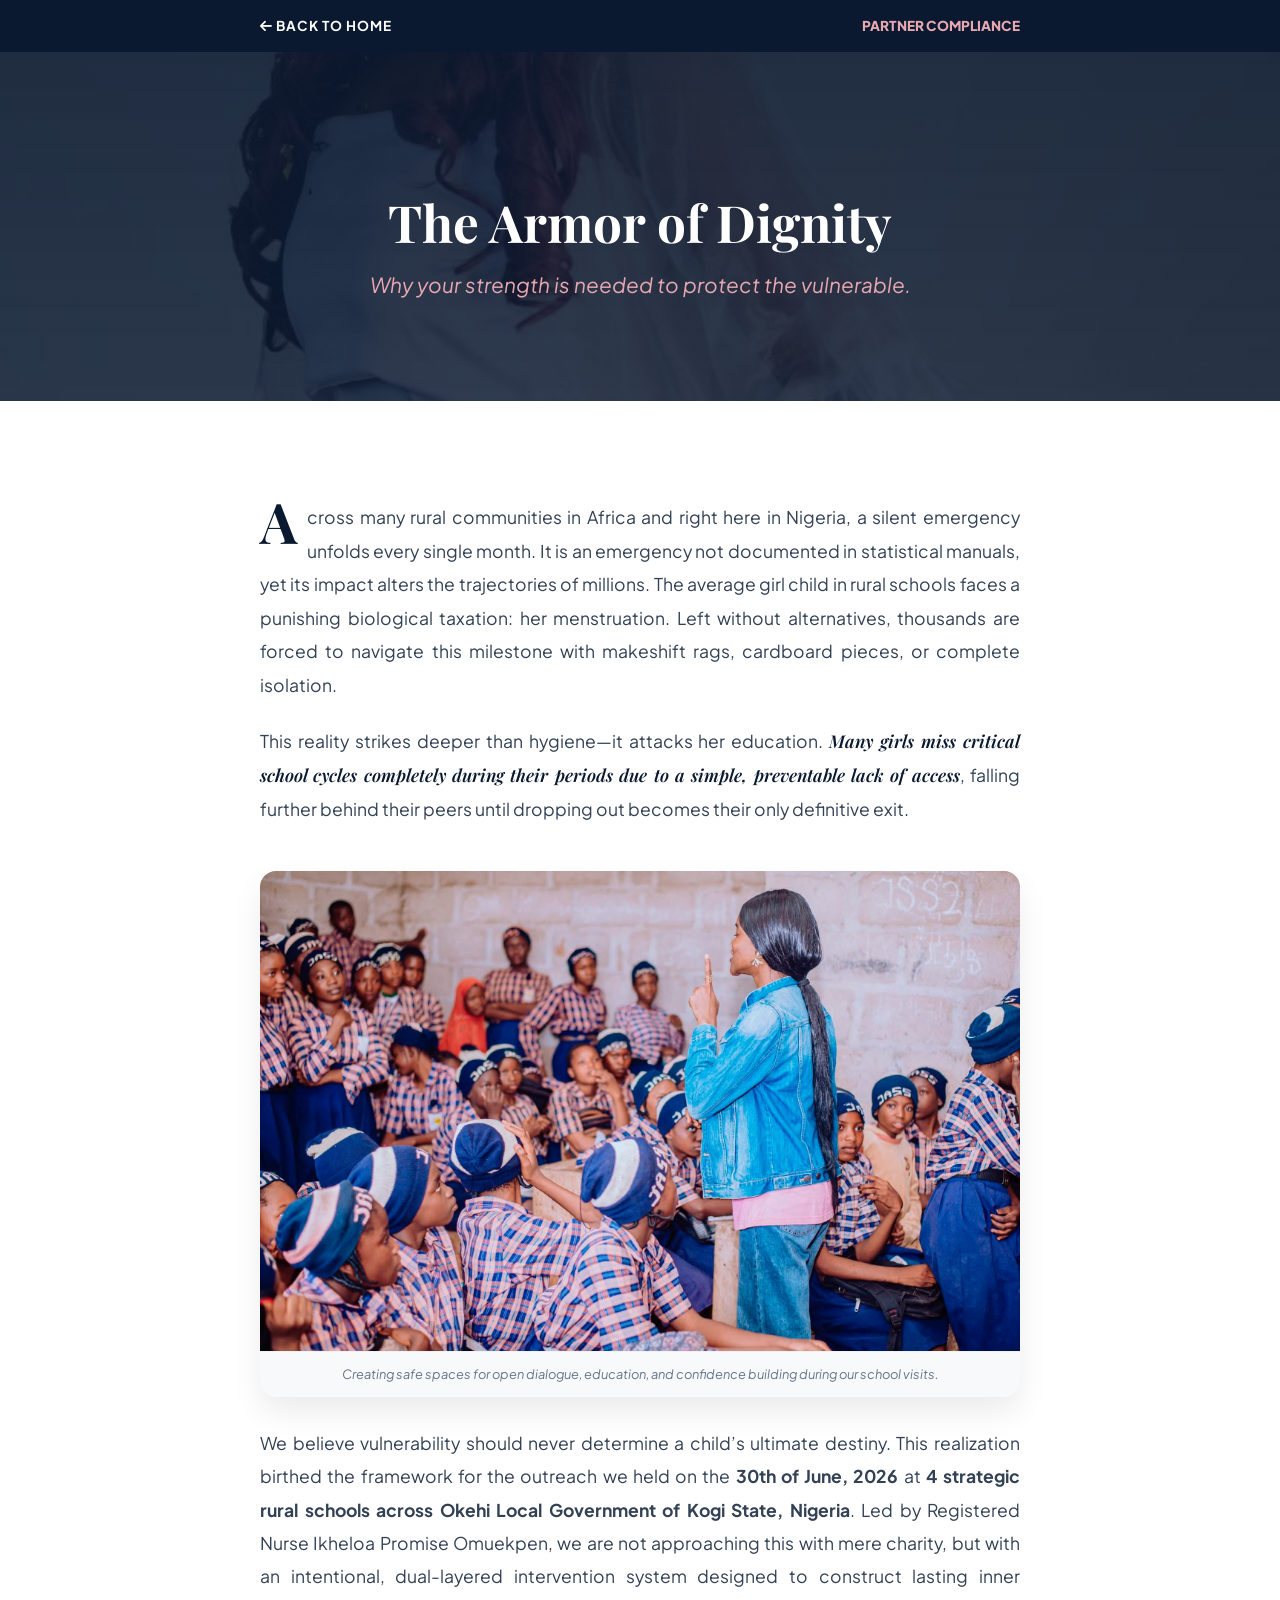
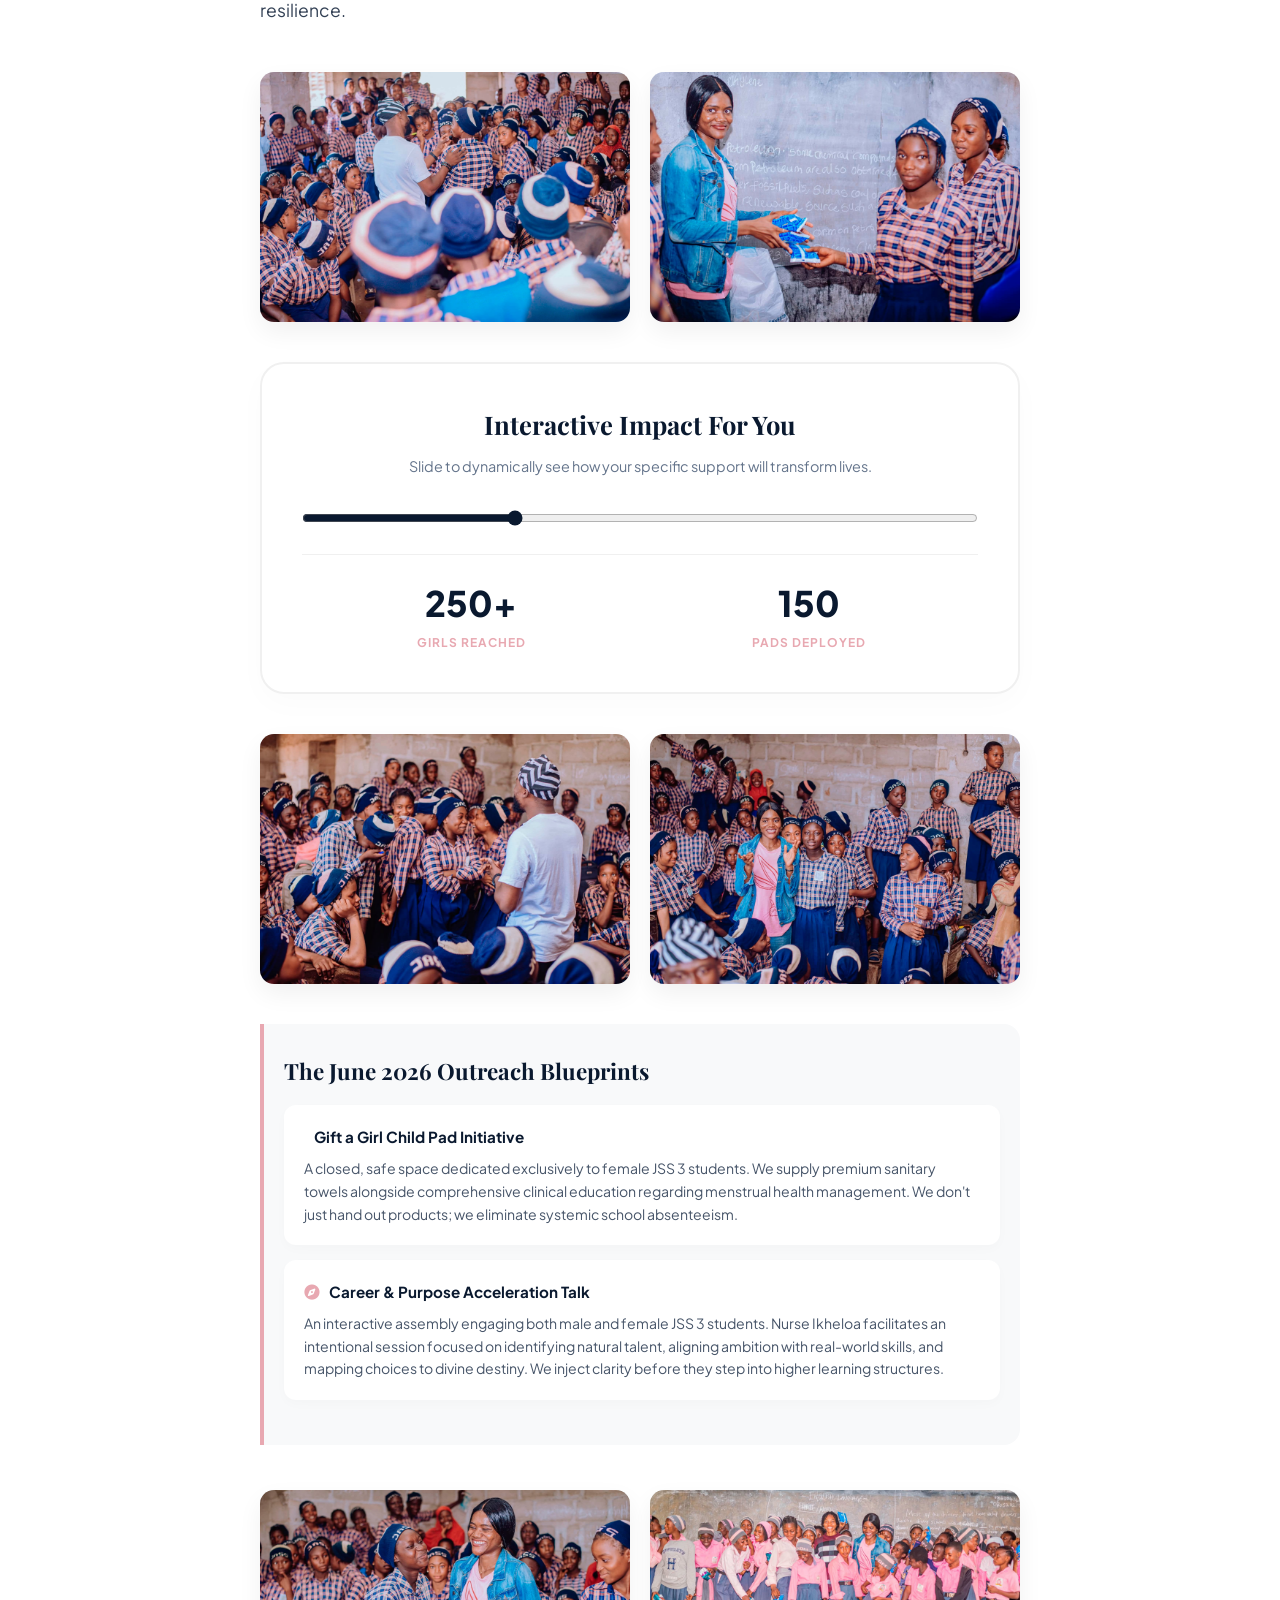
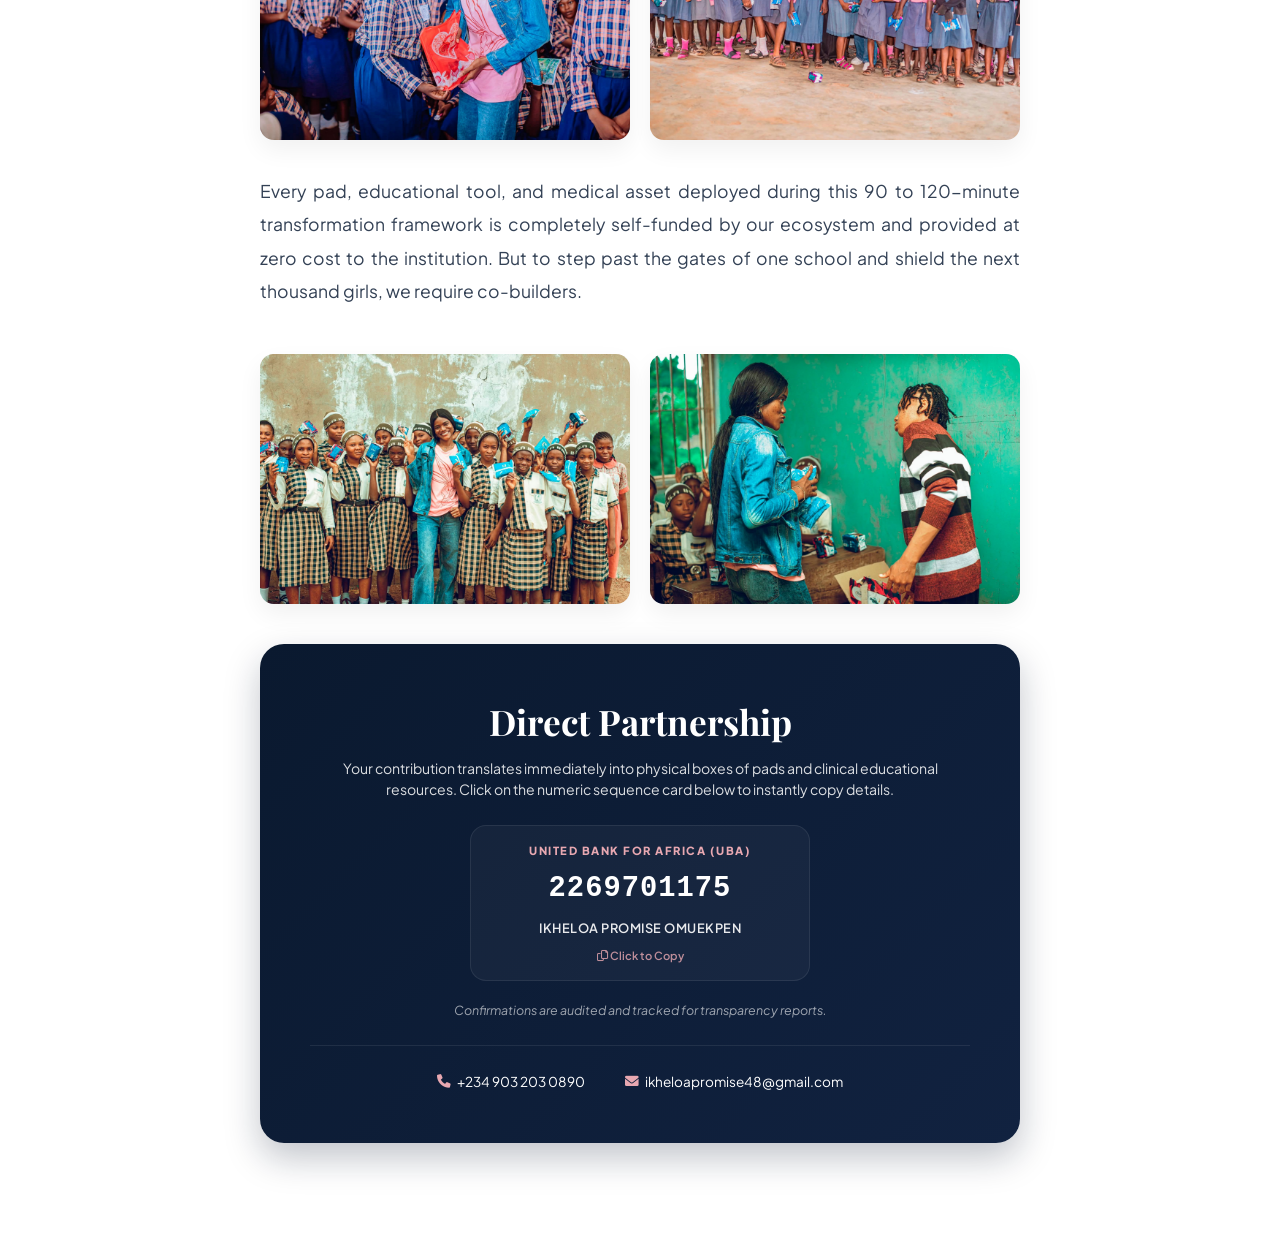
<file: partner.html>
<!DOCTYPE html>
<html lang="en">
<head>
    <meta charset="UTF-8">
    <meta name="viewport" content="width=device-width, initial-scale=1.0, maximum-scale=1.0, user-scalable=no">
    <title>Partner With Us | Ikheloa's Foundation</title>
    
    <link rel="preconnect" href="https://fonts.googleapis.com">
    <link rel="preconnect" href="https://fonts.gstatic.com" crossorigin>
    <link href="https://fonts.googleapis.com/css2?family=Playfair+Display:ital,wght@0,600;0,700;1,400;1,600&family=Plus+Jakarta+Sans:wght@300;400;500;600;700;800&display=swap" rel="stylesheet">
    
    <link href="https://unpkg.com/aos@2.3.1/dist/aos.css" rel="stylesheet">
    <link rel="stylesheet" href="https://cdnjs.cloudflare.com/ajax/libs/font-awesome/6.0.0/css/all.min.css">
    <link rel="stylesheet" href="style.css">

    <style>
        :root {
            --navy: #0A192F;
            --rose: #E8A8B1;
            --white: #FFFFFF;
            --muted-bg: #F8F9FA;
            --text-dark: #1E293B;
            --text-muted: #64748B;
        }

        * { box-sizing: border-box; margin: 0; padding: 0; }
        body { font-family: 'Plus Jakarta Sans', sans-serif; background: var(--white); color: var(--text-dark); overflow-x: hidden; width: 100%; }
        .container { width: 100%; max-width: 800px; margin: 0 auto; padding: 0 20px; }

        /* --- PARTNER HERO --- */
        .partner-hero {
            background: linear-gradient(rgba(10, 25, 47, 0.9), rgba(10, 25, 47, 0.85)), url('66c10abc-6bdf-4dea-ab1f-3052def24e04.jpeg') no-repeat center center/cover;
            padding: 120px 0 60px 0;
            text-align: center;
            color: var(--white);
        }
        .partner-hero h1 { font-family: 'Playfair Display', serif; font-size: 2.2rem; line-height: 1.2; margin-bottom: 15px; }
        .partner-hero p { font-size: 1rem; color: var(--rose); font-style: italic; opacity: 0.9; }

        /* --- EDITORIAL STORYTELLING SECTION --- */
        .story-section { padding: 60px 0; background: var(--white); }
        .story-block { margin-bottom: 45px; }
        
        .story-text { font-size: 1rem; line-height: 1.8; color: #334155; margin-bottom: 22px; text-align: justify; }
        .story-text .dropcap { font-family: 'Playfair Display', serif; font-size: 3.5rem; float: left; margin-top: -8px; margin-right: 10px; color: var(--navy); font-weight: 700; line-height: 1; }
        .story-text em { font-family: 'Playfair Display', serif; font-size: 1.1rem; color: var(--navy); font-weight: 600; }
        
        .story-image-wrapper { width: 100%; margin: 30px 0; border-radius: 16px; overflow: hidden; box-shadow: 0 15px 30px rgba(0,0,0,0.08); background: #f1f5f9; }
        .story-img { width: 100%; height: auto; object-fit: cover; display: block; max-height: 480px; }
        .image-caption { font-size: 0.8rem; font-style: italic; color: var(--text-muted); text-align: center; padding: 12px; background: var(--muted-bg); border-top: 1px solid #edf2f7; }

        /* --- PHOTO GALLERY GRID FOR MULTIPLE IMAGES --- */
        .gallery-grid {
            display: grid;
            grid-template-columns: 1fr;
            gap: 20px;
            margin: 35px 0;
        }
        .gallery-item {
            border-radius: 14px;
            overflow: hidden;
            box-shadow: 0 10px 25px rgba(0,0,0,0.06);
            background: #f1f5f9;
        }
        .gallery-item img {
            width: 100%;
            height: 250px;
            object-fit: cover;
            display: block;
            transition: transform 0.4s ease;
        }
        .gallery-item:hover img {
            transform: scale(1.03);
        }

        /* --- THE INITIATIVE PILLARS --- */
        .mission-callout { background: var(--muted-bg); border-left: 4px solid var(--rose); padding: 30px 20px; border-radius: 0 16px 16px 0; margin: 40px 0; }
        .mission-callout h3 { font-family: 'Playfair Display', serif; font-size: 1.4rem; color: var(--navy); margin-bottom: 15px; }
        .mission-card { background: var(--white); padding: 20px; border-radius: 12px; margin-bottom: 15px; box-shadow: 0 4px 12px rgba(0,0,0,0.02); }
        .mission-card h4 { font-size: 0.95rem; font-weight: 700; color: var(--navy); margin-bottom: 8px; display: flex; align-items: center; gap: 10px; }
        .mission-card h4 i { color: var(--rose); }
        .mission-card p { font-size: 0.88rem; line-height: 1.6; color: #475569; }

        /* --- INTERACTIVE IMPACT CALCULATOR MODULE --- */
        .calculator-box {
            background: #fff;
            border: 2px solid #f0f0f0;
            padding: 30px 20px;
            border-radius: 24px;
            margin: 40px 0;
            box-shadow: 0 10px 30px rgba(0,0,0,0.02);
            text-align: center;
        }
        .calculator-box h3 { font-family: 'Playfair Display', serif; font-size: 1.4rem; color: var(--navy); margin-bottom: 10px; }
        .calculator-box p { font-size: 0.9rem; color: var(--text-muted); margin-bottom: 25px; }
        .slider-wrapper { margin: 20px 0; }
        .calc-slider { width: 100%; height: 8px; border-radius: 5px; background: #e2e8f0; outline: none; accent-color: var(--navy); cursor: pointer; }
        .calc-metrics-display { display: flex; justify-content: space-around; align-items: center; margin-top: 25px; padding-top: 20px; border-top: 1px solid #f0f0f0; }
        .metric-node { flex: 1; }
        .metric-node div:first-child { font-size: 1.8rem; font-weight: 800; color: var(--navy); }
        .metric-node div:last-child { font-size: 0.75rem; font-weight: 700; color: var(--rose); text-transform: uppercase; letter-spacing: 1px; margin-top: 2px; }

        /* --- FINANCIAL TRANSPARENCY BOX (COMPACT & COMPELLING) --- */
        .partnership-box {
            background: linear-gradient(135deg, #0A192F 0%, #112240 100%);
            color: var(--white);
            padding: 35px 20px;
            border-radius: 24px;
            box-shadow: 0 15px 35px rgba(10, 25, 47, 0.25);
            text-align: center;
            margin-top: 40px;
        }
        .partnership-box h2 { font-family: 'Playfair Display', serif; font-size: 1.6rem; margin-bottom: 8px; }
        .partnership-box p { font-size: 0.88rem; opacity: 0.85; line-height: 1.5; margin-bottom: 25px; }
        
        .bank-details-card {
            background: rgba(255, 255, 255, 0.04);
            border: 1px solid rgba(255, 255, 255, 0.08);
            border-radius: 16px;
            padding: 16px;
            max-width: 340px;
            margin: 0 auto 20px auto;
            cursor: pointer;
            position: relative;
            transition: all 0.3s cubic-bezier(0.165, 0.84, 0.44, 1);
        }
        .bank-details-card:hover {
            background: rgba(255, 255, 255, 0.08);
            border-color: var(--rose);
            transform: translateY(-2px);
        }
        .bank-name { font-size: 0.7rem; letter-spacing: 1.5px; text-transform: uppercase; color: var(--rose); font-weight: 800; }
        .account-number { font-size: 1.8rem; font-weight: 800; letter-spacing: 1px; margin: 6px 0; color: var(--white); font-family: monospace; }
        .account-name { font-size: 0.8rem; font-weight: 600; opacity: 0.9; text-transform: uppercase; letter-spacing: 0.5px; }
        
        .copy-hint { font-size: 0.7rem; color: var(--rose); opacity: 0.8; display: block; margin-top: 8px; font-weight: 600; }
        .copy-toast { position: absolute; top: -12px; left: 50%; transform: translateX(-50%); background: var(--rose); color: var(--navy); font-weight: 700; font-size: 11px; padding: 4px 12px; border-radius: 50px; opacity: 0; transition: 0.3s ease; pointer-events: none; box-shadow: 0 4px 10px rgba(0,0,0,0.15); }
        .copy-toast.show { opacity: 1; top: -20px; }

        .direct-contact { display: flex; flex-direction: column; gap: 12px; align-items: center; justify-content: center; font-size: 0.85rem; margin-top: 25px; padding-top: 25px; border-top: 1px solid rgba(255, 255, 255, 0.08); }
        .direct-contact span { display: flex; align-items: center; gap: 6px; }

        /* --- LAPTOP ADJUSTMENTS --- */
        @media (min-width: 768px) {
            .partner-hero { padding: 140px 0 100px 0; }
            .partner-hero h1 { font-size: 3.2rem; }
            .partner-hero p { font-size: 1.3rem; }
            .story-section { padding: 100px 0; }
            .story-text { font-size: 1.1rem; line-height: 1.9; }
            .calculator-box { padding: 40px; }
            .calculator-box h3 { font-size: 1.6rem; }
            .metric-node div:first-child { font-size: 2.2rem; }
            .partnership-box { padding: 50px; }
            .partnership-box h2 { font-size: 2.2rem; }
            .direct-contact { flex-direction: row; gap: 40px; }
            .gallery-grid { grid-template-columns: repeat(2, 1fr); gap: 20px; }
        }
    </style>
</head>
<body>

    <!-- Simple Navigation Back Home -->
    <div style="background: #0A192F; padding: 15px 0;">
        <div class="container" style="display: flex; justify-content: space-between; align-items: center;">
            <a href="index.html" style="color: white; text-decoration: none; font-size: 0.85rem; font-weight: 700; letter-spacing: 1px;"><i class="fa-solid fa-arrow-left"></i> BACK TO HOME</a>
            <span style="color: var(--rose); font-size: 0.85rem; font-weight: 800;">PARTNER COMPLIANCE</span>
        </div>
    </div>

    <!-- Hero Header -->
    <section class="partner-hero">
        <div class="container">
            <h1 data-aos="fade-up">The Armor of Dignity</h1>
            <p data-aos="fade-up" data-aos-delay="200">Why your strength is needed to protect the vulnerable.</p>
        </div>
    </section>

    <!-- Narrative Section -->
    <main class="story-section">
        <div class="container">
            
            <div class="story-block" data-aos="fade-up">
                <p class="story-text">
                    <span class="dropcap">A</span>cross many rural communities in Africa and right here in Nigeria, a silent emergency unfolds every single month. It is an emergency not documented in statistical manuals, yet its impact alters the trajectories of millions. The average girl child in rural schools faces a punishing biological taxation: her menstruation. Left without alternatives, thousands are forced to navigate this milestone with makeshift rags, cardboard pieces, or complete isolation.
                </p>
                <p class="story-text">
                    This reality strikes deeper than hygiene—it attacks her education. <em>Many girls miss critical school cycles completely during their periods due to a simple, preventable lack of access</em>, falling further behind their peers until dropping out becomes their only definitive exit. 
                </p>
            </div>

            <!-- Featured Outreach Image 1 -->
            <div class="story-image-wrapper" data-aos="zoom-in">
                <img src="775132366_122112838791399258_3771138848643062364_n.jpg" alt="Outreach engagement session with students" class="story-img">
                <div class="image-caption">Creating safe spaces for open dialogue, education, and confidence building during our school visits.</div>
            </div>

            <div class="story-block" data-aos="fade-up">
                <p class="story-text">
                    We believe vulnerability should never determine a child’s ultimate destiny. This realization birthed the framework for the outreach we held on the <strong>30th of June, 2026</strong> at <strong>4 strategic rural schools across Okehi Local Government of Kogi State, Nigeria</strong>. Led by Registered Nurse Ikheloa Promise Omuekpen, we are not approaching this with mere charity, but with an intentional, dual-layered intervention system designed to construct lasting inner resilience.
                </p>
            </div>

            <!-- Gallery Grid Section 1 -->
            <div class="gallery-grid" data-aos="fade-up">
                <div class="gallery-item">
                    <img src="775526225_122112838923399258_1124911961980486993_n.jpg" alt="Students engaged during foundation session">
                </div>
                <div class="gallery-item">
                    <img src="776067818_122112839013399258_2376344183698905630_n.jpg" alt="Nurse Ikheloa interacting with children">
                </div>
            </div>

            <!-- INTERACTIVE IMPACT CALCULATOR MODULE -->
            <div class="calculator-box" data-aos="fade-up">
                <h3>Interactive Impact For You</h3>
                <p>Slide to dynamically see how your specific support will transform lives.</p>
                <div class="slider-wrapper">
                    <input type="range" id="impactSlider" class="calc-slider" min="5" max="150" value="50" step="5">
                </div>
                <div class="calc-metrics-display">
                    <div class="metric-node">
                        <div id="girlCount">250+</div>
                        <div>Girls Reached</div>
                    </div>
                    <div class="metric-node">
                        <div id="padCount">150</div>
                        <div>Pads Deployed</div>
                    </div>
                </div>
            </div>

            <!-- Gallery Grid Section 2 -->
            <div class="gallery-grid" data-aos="fade-up">
                <div class="gallery-item">
                    <img src="775132370_122112838875399258_8995106928063370699_n.jpg" alt="Distribution of hygiene materials">
                </div>
                <div class="gallery-item">
                    <img src="775548679_122112838809399258_7939945948136238116_n.jpg" alt="Empowering students with knowledge and care">
                </div>
            </div>

            <div class="story-block" data-aos="fade-up">
                <div class="mission-callout">
                    <h3>The June 2026 Outreach Blueprints</h3>
                    
                    <div class="mission-card">
                        <h4><i class="fa-solid fa-shield-heart"></i> Gift a Girl Child Pad Initiative</h4>
                        <p>A closed, safe space dedicated exclusively to female JSS 3 students. We supply premium sanitary towels alongside comprehensive clinical education regarding menstrual health management. We don't just hand out products; we eliminate systemic school absenteeism.</p>
                    </div>

                    <div class="mission-card">
                        <h4><i class="fa-solid fa-compass"></i> Career & Purpose Acceleration Talk</h4>
                        <p>An interactive assembly engaging both male and female JSS 3 students. Nurse Ikheloa facilitates an intentional session focused on identifying natural talent, aligning ambition with real-world skills, and mapping choices to divine destiny. We inject clarity before they step into higher learning structures.</p>
                    </div>
                </div>
            </div>

            <!-- Additional Gallery Grid Section 3 -->
            <div class="gallery-grid" data-aos="fade-up">
                <div class="gallery-item">
                    <img src="776985175_122112838941399258_764040207424447358_n.jpg" alt="Group photo with school children">
                </div>
                <div class="gallery-item">
                    <img src="773542353_122112096321399258_1111685203704123047_n.jpg" alt="Outreach smiles and community impact">
                </div>
            </div>

            <div class="story-block" data-aos="fade-up">
                <p class="story-text">
                    Every pad, educational tool, and medical asset deployed during this 90 to 120-minute transformation framework is completely self-funded by our ecosystem and provided at zero cost to the institution. But to step past the gates of one school and shield the next thousand girls, we require co-builders.
                </p>
            </div>

            <!-- Final Highlight Photo Showcase -->
            <div class="gallery-grid" data-aos="fade-up">
                <div class="gallery-item">
                    <img src="779268343_122113518669399258_9038324519313260070_n.jpg" alt="Special moments with young minds">
                </div>
                <div class="gallery-item">
                    <img src="780917540_122113518765399258_371450226925900526_n.jpg" alt="Spreading hope and practical solutions">
                </div>
            </div>

            <!-- COMPACT & COMPELLING PARTNERSHIP CONTAINER -->
            <div class="partnership-box" data-aos="zoom-in-up">
                <h2>Direct Partnership</h2>
                <p>Your contribution translates immediately into physical boxes of pads and clinical educational resources. Click on the numeric sequence card below to instantly copy details.</p>
                
                <!-- Micro-Card with Click to Copy functionality -->
                <div class="bank-details-card" id="copyTargetCard" title="Click to copy account number">
                    <div class="copy-toast" id="toastNotification">Copied!</div>
                    <div class="bank-name">United Bank for Africa (UBA)</div>
                    <div class="account-number" id="targetAccountNumber">2269701175</div>
                    <div class="account-name">Ikheloa Promise Omuekpen</div>
                    <small class="copy-hint"><i class="fa-regular fa-copy"></i> Click to Copy</small>
                </div>

                <p style="font-size: 0.78rem; font-style: italic; opacity: 0.6; margin-bottom: 0;">Confirmations are audited and tracked for transparency reports.</p>
                
                <div class="direct-contact">
                    <span><i class="fa-solid fa-phone" style="color: var(--rose);"></i> +234 903 203 0890</span>
                    <span><i class="fa-solid fa-envelope" style="color: var(--rose);"></i> ikheloapromise48@gmail.com</span>
                </div>
            </div>

        </div>
    </main>

    <script src="https://unpkg.com/aos@2.3.1/dist/aos.js"></script>
    <script>
        AOS.init({ duration: 1000, once: true });

        // DYNAMIC SLIDER CALCULATOR ENGINE
        const slider = document.getElementById('impactSlider');
        const girlCount = document.getElementById('girlCount');
        const padCount = document.getElementById('padCount');

        slider.addEventListener('input', (e) => {
            const currentGirls = parseInt(e.target.value);
            girlCount.innerText = currentGirls;
            padCount.innerText = currentGirls * 8;
        });

        // ONE-CLICK COPIABLE DATA UTILITY ENGINE
        const copyCard = document.getElementById('copyTargetCard');
        const accountNumText = document.getElementById('targetAccountNumber').innerText;
        const toast = document.getElementById('toastNotification');

        copyCard.addEventListener('click', () => {
            navigator.clipboard.writeText(accountNumText).then(() => {
                toast.classList.add('show');
                setTimeout(() => {
                    toast.classList.remove('show');
                }, 2000);
            }).catch(err => {
                console.error('Could not copy string text: ', err);
            });
        });
    </script>
</body>
</html>
</file>
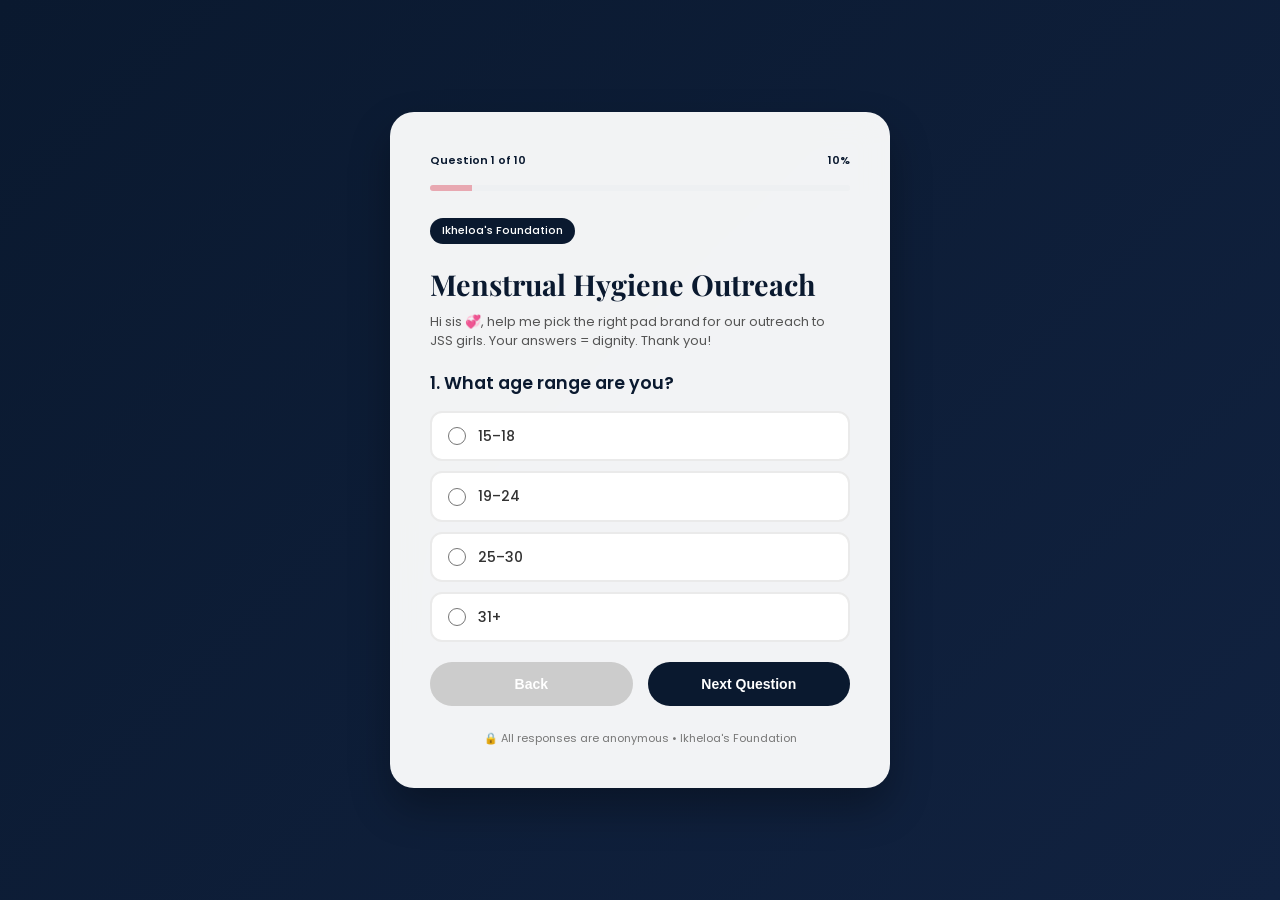
<file: survey.html>
<!DOCTYPE html>
<html lang="en">
<head>
    <meta charset="UTF-8">
    <meta name="viewport" content="width=device-width, initial-scale=1.0, maximum-scale=1.0, user-scalable=no">
    <title>Ikheloa's Foundation | Pad Brand Survey</title>
    
    <link href="https://fonts.googleapis.com/css2?family=Poppins:wght@300;400;500;600&family=Playfair+Display:wght@700&display=swap" rel="stylesheet">
    <link href="https://unpkg.com/aos@2.3.1/dist/aos.css" rel="stylesheet">
    <link rel="stylesheet" href="style.css">

    <style>
        :root {
            --primary: #0A192F;
            --accent: #E8A8B1;
            --glass: rgba(255, 255, 255, 0.95);
        }

        /* --- MOBILE-FIRST BASE LAYOUT --- */
        * { box-sizing: border-box; margin: 0; padding: 0; }
        
        body.survey-page {
            background: linear-gradient(135deg, #0A192F 0%, #112240 100%);
            min-height: 100vh;
            display: flex;
            align-items: center;
            justify-content: center;
            padding: 12px;
            font-family: 'Poppins', sans-serif;
            width: 100%;
            overflow-x: hidden;
        }

        .survey-container {
            background: var(--glass);
            backdrop-filter: blur(15px);
            width: 100%;
            max-width: 500px;
            padding: 24px 20px;
            border-radius: 24px;
            box-shadow: 0 20px 40px rgba(0,0,0,0.3);
        }

        .brand-badge {
            background: var(--primary);
            color: white;
            display: inline-block;
            padding: 4px 12px;
            border-radius: 50px;
            font-size: 11px;
            margin-bottom: 12px;
            font-weight: 500;
        }

        .survey-header h1 {
            font-family: 'Playfair Display', serif;
            margin: 5px 0;
            font-size: 1.5rem;
            color: var(--primary);
        }

        .description {
            color: #555;
            font-size: 13px;
            line-height: 1.5;
        }

        .main-label {
            font-size: 1rem;
            font-weight: 600;
            color: var(--primary);
            display: block;
            margin-bottom: 16px;
            line-height: 1.4;
        }

        /* --- TAPPABLE CARDS FOR MOBILE FLOW --- */
        .modern-card {
            background: white;
            border: 2px solid #eaeaea;
            padding: 14px 16px;
            border-radius: 12px;
            margin-bottom: 10px;
            cursor: pointer;
            transition: 0.2s ease;
            display: flex;
            align-items: center;
            gap: 12px;
            width: 100%;
        }
        
        .modern-card input[type="radio"], 
        .modern-card input[type="checkbox"] {
            width: 18px;
            height: 18px;
            accent-color: var(--primary);
            flex-shrink: 0;
        }

        .modern-card span {
            font-size: 14px;
            color: #333;
            font-weight: 500;
            line-height: 1.3;
        }

        .modern-card:hover { border-color: var(--accent); background: #fff9fa; }

        /* --- INPUT FIELDS --- */
        .premium-input, .premium-textarea {
            width: 100%;
            padding: 14px;
            border: 2px solid #ddd;
            border-radius: 12px;
            background: white;
            font-size: 14px;
            outline: none;
            font-family: inherit;
            transition: 0.3s;
        }
        .premium-input:focus, .premium-textarea:focus {
            border-color: var(--accent);
            box-shadow: 0 0 10px rgba(232, 168, 177, 0.2);
        }
        .premium-textarea { min-height: 90px; resize: vertical; }

        /* --- NAVIGATION ACTIONS --- */
        .survey-nav {
            display: flex;
            justify-content: space-between;
            align-items: center;
            gap: 15px;
        }

        .btn-nav {
            flex: 1;
            background: var(--primary);
            color: white;
            border: none;
            padding: 14px 20px;
            border-radius: 50px;
            cursor: pointer;
            font-weight: 600;
            font-size: 14px;
            transition: 0.2s ease;
            text-align: center;
        }
        .btn-nav:hover { opacity: 0.9; }
        .btn-nav:disabled { background: #ccc !important; cursor: not-allowed; }

        /* --- PROGRESS SYSTEM --- */
        .progress-track {
            height: 6px;
            background: #eef0f2;
            border-radius: 10px;
            margin: 15px 0 25px 0;
            overflow: hidden;
        }
        .progress-fill {
            height: 100%;
            background: var(--accent);
            width: 10%;
            transition: width 0.4s cubic-bezier(0.4, 0, 0.2, 1);
        }

        /* --- DYNAMIC TRANSITION LOGIC --- */
        .form-step { display: none; }
        .form-step.active { display: block; animation: mobileSlideIn 0.4s ease-out; }
        
        @keyframes mobileSlideIn {
            from { opacity: 0; transform: translateY(12px); }
            to { opacity: 1; transform: translateY(0); }
        }

        .mt-20 { margin-top: 20px; }

        /* --- LAPTOP FITTED VIEW BALANCE --- */
        @media (min-width: 768px) {
            .survey-container { padding: 40px; }
            .survey-header h1 { font-size: 1.8rem; }
            .main-label { font-size: 1.1rem; }
        }
    </style>
</head>
<body class="survey-page">

    <div class="survey-container" data-aos="zoom-in" data-aos-duration="600">
        <div class="progress-wrapper">
            <div class="progress-info" style="display: flex; justify-content: space-between; font-size: 11px; font-weight: 600; color: var(--primary);">
                <span id="step-count">Question 1 of 10</span>
                <span id="percent-complete">10%</span>
            </div>
            <div class="progress-track">
                <div class="progress-fill" id="progress-bar"></div>
            </div>
        </div>

        <header class="survey-header">
            <div class="brand-badge">Ikheloa's Foundation</div>
            <h1>Menstrual Hygiene Outreach</h1>
            <p class="description">Hi sis 💞, help me pick the right pad brand for our outreach to JSS girls. Your answers = dignity. Thank you!</p>
        </header>

        <!-- ACTION ASSIGNED DIRECTLY TO FORMSPREE TARGET LINK -->
        <form id="padSurveyForm" action="https://formspree.io/f/mqejnbjp" method="POST" class="multi-step-form mt-20">
            
            <!-- Q1: Age -->
            <div class="form-step active" data-step="1">
                <label class="main-label">1. What age range are you?</label>
                <div class="radio-grid">
                    <label class="modern-card"><input type="radio" name="age_range" value="15-18"> <span>15–18</span></label>
                    <label class="modern-card"><input type="radio" name="age_range" value="19-24"> <span>19–24</span></label>
                    <label class="modern-card"><input type="radio" name="age_range" value="25-30"> <span>25–30</span></label>
                    <label class="modern-card"><input type="radio" name="age_range" value="31+"> <span>31+</span></label>
                </div>
            </div>

            <!-- Q2: Current Brand -->
            <div class="form-step" data-step="2">
                <label class="main-label">2. What brand of sanitary pad do you CURRENTLY use most?</label>
                <input type="text" name="current_brand" class="premium-input" placeholder="Example: Molped, Always, Virony, Lily...">
            </div>

            <!-- Q3: Reasons -->
            <div class="form-step" data-step="3">
                <label class="main-label">3. Why do you use that brand? (Pick all that apply)</label>
                <div class="checkbox-grid">
                    <label class="modern-card"><input type="checkbox" name="reasons" value="absorbent"> <span>Very absorbent / No leaks</span></label>
                    <label class="modern-card"><input type="checkbox" name="reasons" value="comfortable"> <span>Comfortable / Soft on skin</span></label>
                    <label class="modern-card"><input type="checkbox" name="reasons" value="affordable"> <span>Affordable / Fits budget</span></label>
                    <label class="modern-card"><input type="checkbox" name="reasons" value="available"> <span>Easy to find in my area</span></label>
                    <label class="modern-card"><input type="checkbox" name="reasons" value="skin-safe"> <span>Doesn't give rashes/itching</span></label>
                    <label class="modern-card"><input type="checkbox" name="reasons" value="trust"> <span>I trust the brand</span></label>
                </div>
                <input type="text" name="other_reasons" class="premium-input mt-20" placeholder="Other: type in your reasons here">
            </div>

            <!-- Q4: Duration -->
            <div class="form-step" data-step="4">
                <label class="main-label">4. How many hours does ONE pad usually last you on a heavy flow day?</label>
                <div class="radio-grid">
                    <label class="modern-card"><input type="radio" name="flow_duration" value="2-3"> <span>2–3 hours</span></label>
                    <label class="modern-card"><input type="radio" name="flow_duration" value="4"> <span>4 hours</span></label>
                    <label class="modern-card"><input type="radio" name="flow_duration" value="6"> <span>6 hours</span></label>
                    <label class="modern-card"><input type="radio" name="flow_duration" value="8+"> <span>8+ hours</span></label>
                    <label class="modern-card"><input type="radio" name="flow_duration" value="none"> <span>I don’t track</span></label>
                </div>
            </div>

            <!-- Q5: Switched -->
            <div class="form-step" data-step="5">
                <label class="main-label">5. Have you switched to a cheaper brand in the last 2 years because of price?</label>
                <div class="radio-grid">
                    <label class="modern-card"><input type="radio" name="has_switched" value="yes"> <span>Yes, because of the economy</span></label>
                    <label class="modern-card"><input type="radio" name="has_switched" value="no"> <span>No, still use same brand</span></label>
                    <label class="modern-card"><input type="radio" name="has_switched" value="available"> <span>I switch based on availability</span></label>
                </div>
            </div>

            <!-- Q6: Before and Now -->
            <div class="form-step" data-step="6">
                <label class="main-label">6. If you switched, what brand did you use BEFORE and what do you use NOW?</label>
                <input type="text" name="switch_details" class="premium-input" placeholder="Example: Before = Always, Now = Lily">
                <p style="font-size: 11px; color: #777; margin-top: 6px; padding-left: 4px;">Skip if you answered “No” above.</p>
            </div>

            <!-- Q7: Linear Scale -->
            <div class="form-step" data-step="7">
                <label class="main-label">7. How important is "low price" vs "high quality"?</label>
                <div style="display: flex; justify-content: space-between; margin-bottom: 12px; font-size: 12px; font-weight: 600; color: var(--primary);">
                    <span>Price (Cheapest)</span>
                    <span>Quality (Premium)</span>
                </div>
                <input type="range" name="price_vs_quality" min="1" max="5" step="1" style="width: 100%; accent-color: var(--primary); height: 8px; cursor: pointer;">
                <div style="display: flex; justify-content: space-between; margin-top: 8px; font-size: 12px; color: #666; font-weight: 600;">
                    <span>1</span><span>2</span><span>3</span><span>4</span><span>5</span>
                </div>
            </div>

            <!-- Q8: Hate -->
            <div class="form-step" data-step="8">
                <label class="main-label">8. What’s ONE thing you HATE about your current pad?</label>
                <input type="text" name="pad_hate" class="premium-input" placeholder="Example: Too thick, no wings, rashes...">
            </div>

            <!-- Q9: JSS 3 Features -->
            <div class="form-step" data-step="9">
                <label class="main-label">9. If you were a JSS 3 girl again, what pad feature would matter MOST?</label>
                <div class="radio-grid">
                    <label class="modern-card"><input type="radio" name="jss_feature" value="thin"> <span>Very thin (no show under uniform)</span></label>
                    <label class="modern-card"><input type="radio" name="jss_feature" value="absorbent"> <span>Very absorbent (no stains in class)</span></label>
                    <label class="modern-card"><input type="radio" name="jss_feature" value="wings"> <span>Soft wings (no cuts on thighs)</span></label>
                    <label class="modern-card"><input type="radio" name="jss_feature" value="price"> <span>Cheap monthly affordability</span></label>
                    <label class="modern-card"><input type="radio" name="jss_feature" value="pack"> <span>Small packs (not bulky)</span></label>
                </div>
            </div>

            <!-- Q10: Avoid -->
            <div class="form-step" data-step="10">
                <label class="main-label">10. Any pad brand you think I should AVOID for young girls? Why?</label>
                <textarea name="avoid_brand" class="premium-textarea" placeholder="Be honest — this helps me protect them."></textarea>
            </div>

            <!-- Navigation Bar -->
            <div class="survey-nav mt-20">
                <button type="button" class="btn-nav" id="prevBtn" style="background: #ccc;" disabled>Back</button>
                <button type="button" class="btn-nav" id="nextBtn">Next Question</button>
            </div>
        </form>

        <footer class="survey-footer" style="margin-top: 24px; text-align: center; font-size: 11px; color: #777;">
            <p>🔒 All responses are anonymous • Ikheloa's Foundation</p>
        </footer>
    </div>

    <script src="https://unpkg.com/aos@2.3.1/dist/aos.js"></script>
    <script>
        AOS.init();

        document.addEventListener('DOMContentLoaded', () => {
            const form = document.getElementById('padSurveyForm');
            const steps = Array.from(document.querySelectorAll('.form-step'));
            const nextBtn = document.getElementById('nextBtn');
            const prevBtn = document.getElementById('prevBtn');
            const progressBar = document.getElementById('progress-bar');
            const stepCountText = document.getElementById('step-count');
            const percentText = document.getElementById('percent-complete');

            let currentStep = 0;

            function updateSurveyFlow() {
                steps.forEach((step, idx) => {
                    step.classList.toggle('active', idx === currentStep);
                });

                const visualPercentage = ((currentStep + 1) / steps.length) * 100;
                progressBar.style.width = `${visualPercentage}%`;
                
                stepCountText.innerText = `Question ${currentStep + 1} of ${steps.length}`;
                percentText.innerText = `${Math.round(visualPercentage)}%`;

                prevBtn.disabled = currentStep === 0;
                prevBtn.style.background = currentStep === 0 ? "#ccc" : "#0A192F";

                if (currentStep === steps.length - 1) {
                    nextBtn.innerText = "Finish & Help";
                } else {
                    nextBtn.innerText = "Next Question";
                }
            }

            nextBtn.addEventListener('click', (e) => {
                e.preventDefault();
                if (currentStep < steps.length - 1) {
                    currentStep++;
                    updateSurveyFlow();
                    window.scrollTo({ top: 0, behavior: 'smooth' });
                } else {
                    // Trigger the background free submission pipeline
                    submitToFormspree();
                }
            });

            prevBtn.addEventListener('click', (e) => {
                e.preventDefault();
                if (currentStep > 0) {
                    currentStep--;
                    updateSurveyFlow();
                }
            });

            // FREE BACKGROUND ASYNC TRANSMISSION SUBMISSION ENGINE
            function submitToFormspree() {
                nextBtn.disabled = true;
                nextBtn.innerText = "Saving Responses...";

                // Bundle data manually from the layout inputs
                const data = new FormData(form);

                fetch(form.action, {
                    method: form.method,
                    body: data,
                    headers: {
                        'Accept': 'application/json'
                    }
                })
                .then(response => {
                    if (response.ok) {
                        // Immediately intercept view state and execute custom redirection display
                        renderCustomThankYouScreen();
                    } else {
                        response.json().then(data => {
                            if (Object.hasOwn(data, 'errors')) {
                                alert(data["errors"].map(error => error["message"]).join(", "));
                            } else {
                                alert("Submission error. Please verify answers and re-try.");
                            }
                            nextBtn.disabled = false;
                            nextBtn.innerText = "Finish & Help";
                        })
                    }
                })
                .catch(error => {
                    // Network level failover fallback rendering
                    renderCustomThankYouScreen();
                });
            }

            function renderCustomThankYouScreen() {
                document.querySelector('.survey-container').innerHTML = `
                    <div style="text-align: center; padding: 30px 10px;" data-aos="zoom-in">
                        <div style="font-size: 45px; margin-bottom: 15px;">💞</div>
                        <h2 style="font-family: 'Playfair Display', serif; color: #0A192F; font-size: 1.6rem;">Thank You, Sis!</h2>
                        <p style="color: #555; line-height: 1.6; margin-top: 12px; font-size: 14px;">
                            Your voice has given dignity to a JSS girl. We have captured your survey feedback to optimize the best pad options for the outreach.
                        </p>
                        <a href="index.html" style="display: inline-block; background: #0A192F; color: white; padding: 12px 30px; border-radius: 50px; text-decoration: none; font-weight: 600; margin-top: 20px; font-size: 14px;">Back to Home</a>
                    </div>
                `;
            }

            updateSurveyFlow();
        });
    </script>
</body>
</html>
</file>
<file: style.css>
/* 1. CSS VARIABLES - The Foundation of our 2026 Design */
:root {
    --primary-navy: #0A192F;
    --accent-rose: #E8A8B1; /* Sophisticated pink, not childish */
    --medical-blue: #0077B6;
    --text-main: #2D3436;
    --text-light: #636E72;
    --bg-light: #F9FAFB;
    --glass: rgba(255, 255, 255, 0.8);
    --transition: all 0.4s cubic-bezier(0.165, 0.84, 0.44, 1);
    --shadow: 0 10px 30px rgba(0, 0, 0, 0.05);
}

/* 2. RESET & BASE STYLES */
* {
    margin: 0;
    padding: 0;
    box-sizing: border-box;
}

html {
    scroll-behavior: smooth;
}

body {
    font-family: 'Poppins', sans-serif;
    color: var(--text-main);
    background-color: var(--bg-light);
    line-height: 1.6;
    overflow-x: hidden;
}

h1, h2, h3, .brand-logo {
    font-family: 'Playfair Display', serif;
    font-weight: 700;
}

.container {
    max-width: 1200px;
    margin: 0 auto;
    padding: 0 5%;
}

/* 3. NAVIGATION - Glassmorphism Header */
.main-header {
    position: fixed;
    top: 0;
    width: 100%;
    z-index: 1000;
    background: var(--glass);
    backdrop-filter: blur(10px);
    border-bottom: 1px solid rgba(0,0,0,0.05);
    padding: 1rem 0;
}

.nav-wrapper {
    display: flex;
    justify-content: space-between;
    align-items: center;
}

.brand-logo {
    font-size: 1.5rem;
    color: var(--primary-navy);
    text-decoration: none;
    letter-spacing: -1px;
}

.main-nav a {
    text-decoration: none;
    color: var(--text-main);
    margin: 0 1.5rem;
    font-weight: 500;
    font-size: 0.9rem;
    transition: var(--transition);
}

.main-nav a:hover {
    color: var(--accent-rose);
}

.btn-donate {
    background: var(--primary-navy);
    color: white !important;
    padding: 0.8rem 1.8rem;
    border-radius: 50px;
    font-weight: 600;
}

/* 4. HERO SECTION - Immersive Impact */
.hero {
    height: 100vh;
    display: flex;
    align-items: center;
    background: linear-gradient(rgba(10, 25, 47, 0.7), rgba(10, 25, 47, 0.7)), 
                url('../images/outreach_vulnerable.jpeg') no-repeat center center/cover;
    color: white;
    text-align: center;
}

.hero-content {
    max-width: 800px;
}

.hero-title {
    font-size: clamp(2.5rem, 8vw, 4.5rem);
    line-height: 1.1;
    margin-bottom: 1.5rem;
}

.hero-tagline {
    font-size: 1.2rem;
    opacity: 0.9;
    margin-bottom: 2.5rem;
}

.btn {
    display: inline-block;
    padding: 1rem 2.5rem;
    border-radius: 5px;
    text-decoration: none;
    font-weight: 600;
    transition: var(--transition);
}

.btn-primary {
    background: var(--accent-rose);
    color: white;
    margin-right: 1rem;
}

.btn-secondary {
    border: 2px solid white;
    color: white;
}

/* 5. IMPACT DASHBOARD - Dynamic Numbers */
.impact {
    padding: 100px 0;
    background: white;
    margin-top: -50px;
    border-radius: 50px 50px 0 0;
    position: relative;
}

.impact-grid {
    display: grid;
    grid-template-columns: repeat(auto-fit, minmax(200px, 1fr));
    gap: 2rem;
    text-align: center;
}

.impact-number {
    font-size: 3rem;
    color: var(--primary-navy);
}

.impact-label {
    color: var(--text-light);
    text-transform: uppercase;
    font-size: 0.8rem;
    letter-spacing: 2px;
}

/* 6. FOUNDER SPOTLIGHT - The Nurse Philanthropist */
.founder-spotlight {
    padding: 100px 0;
}

.spotlight-grid {
    display: grid;
    grid-template-columns: 1fr 1fr;
    gap: 4rem;
    align-items: center;
}

.spotlight-image-container {
    position: relative;
}

.founder-image {
    width: 100%;
    border-radius: 20px;
    box-shadow: 20px 20px 0px var(--accent-rose);
}

.spotlight-badge {
    position: absolute;
    bottom: -20px;
    right: -20px;
    background: var(--primary-navy);
    color: white;
    padding: 1rem 2rem;
    border-radius: 10px;
    font-size: 0.8rem;
    font-weight: 600;
}

.founder-slang {
    margin-top: 2rem;
    font-family: 'Playfair Display', serif;
    font-size: 1.5rem;
    color: var(--medical-blue);
    font-style: italic;
    border-left: 4px solid var(--accent-rose);
    padding-left: 1.5rem;
}

/* 7. PROGRAM CARDS - 2026 Hover Effects */
.programs {
    background: #f1f3f5;
    padding: 100px 0;
}

.programs-grid {
    display: grid;
    grid-template-columns: repeat(auto-fit, minmax(300px, 1fr));
    gap: 2rem;
    margin-top: 3rem;
}

.program-card {
    background: white;
    padding: 3rem 2rem;
    border-radius: 20px;
    transition: var(--transition);
    border: 1px solid rgba(0,0,0,0.05);
}

.program-card:hover {
    transform: translateY(-15px);
    box-shadow: 0 30px 60px rgba(0,0,0,0.1);
}

.icon-placeholder {
    font-size: 2.5rem;
    margin-bottom: 1.5rem;
}

/* 8. MOBILE RESPONSIVENESS */
@media (max-width: 768px) {
    .main-nav { display: none; } /* We'll add a burger menu later */
    .spotlight-grid { grid-template-columns: 1fr; }
    .hero-title { font-size: 3rem; }
}
</file>
